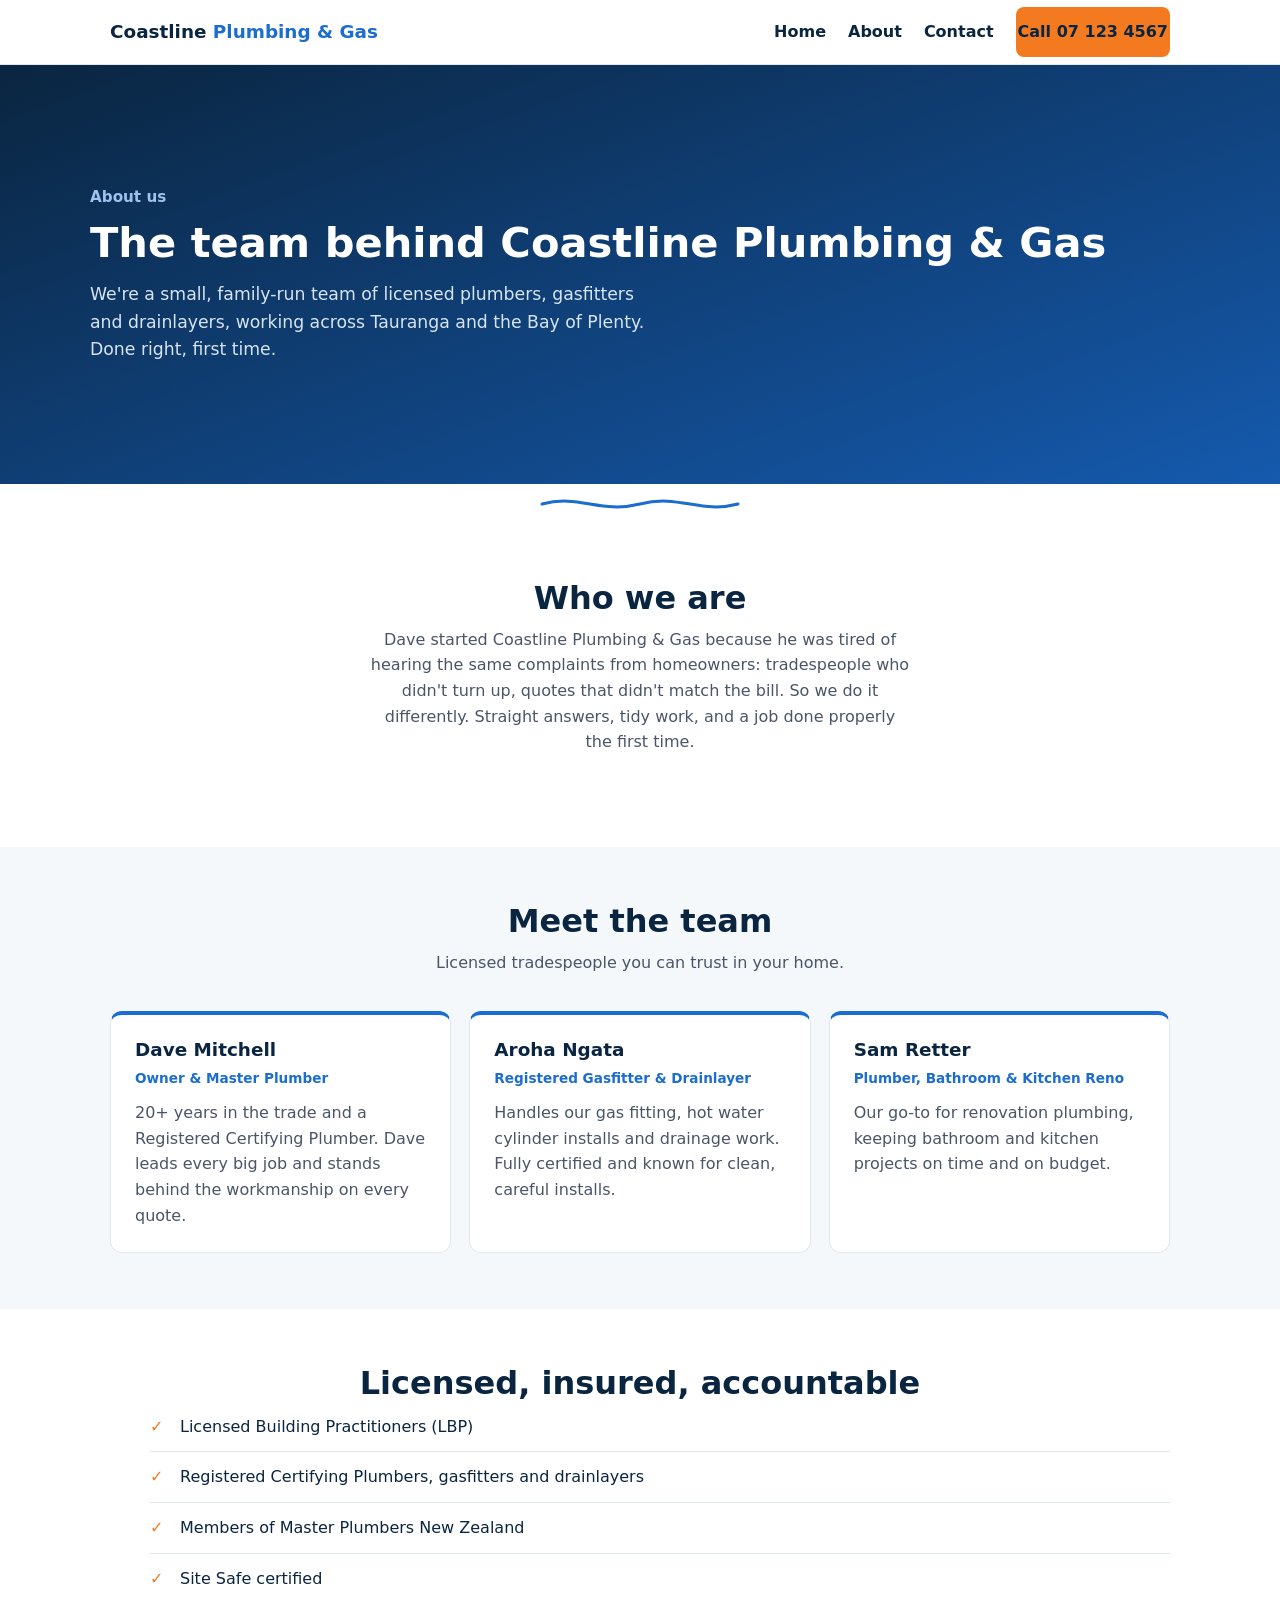
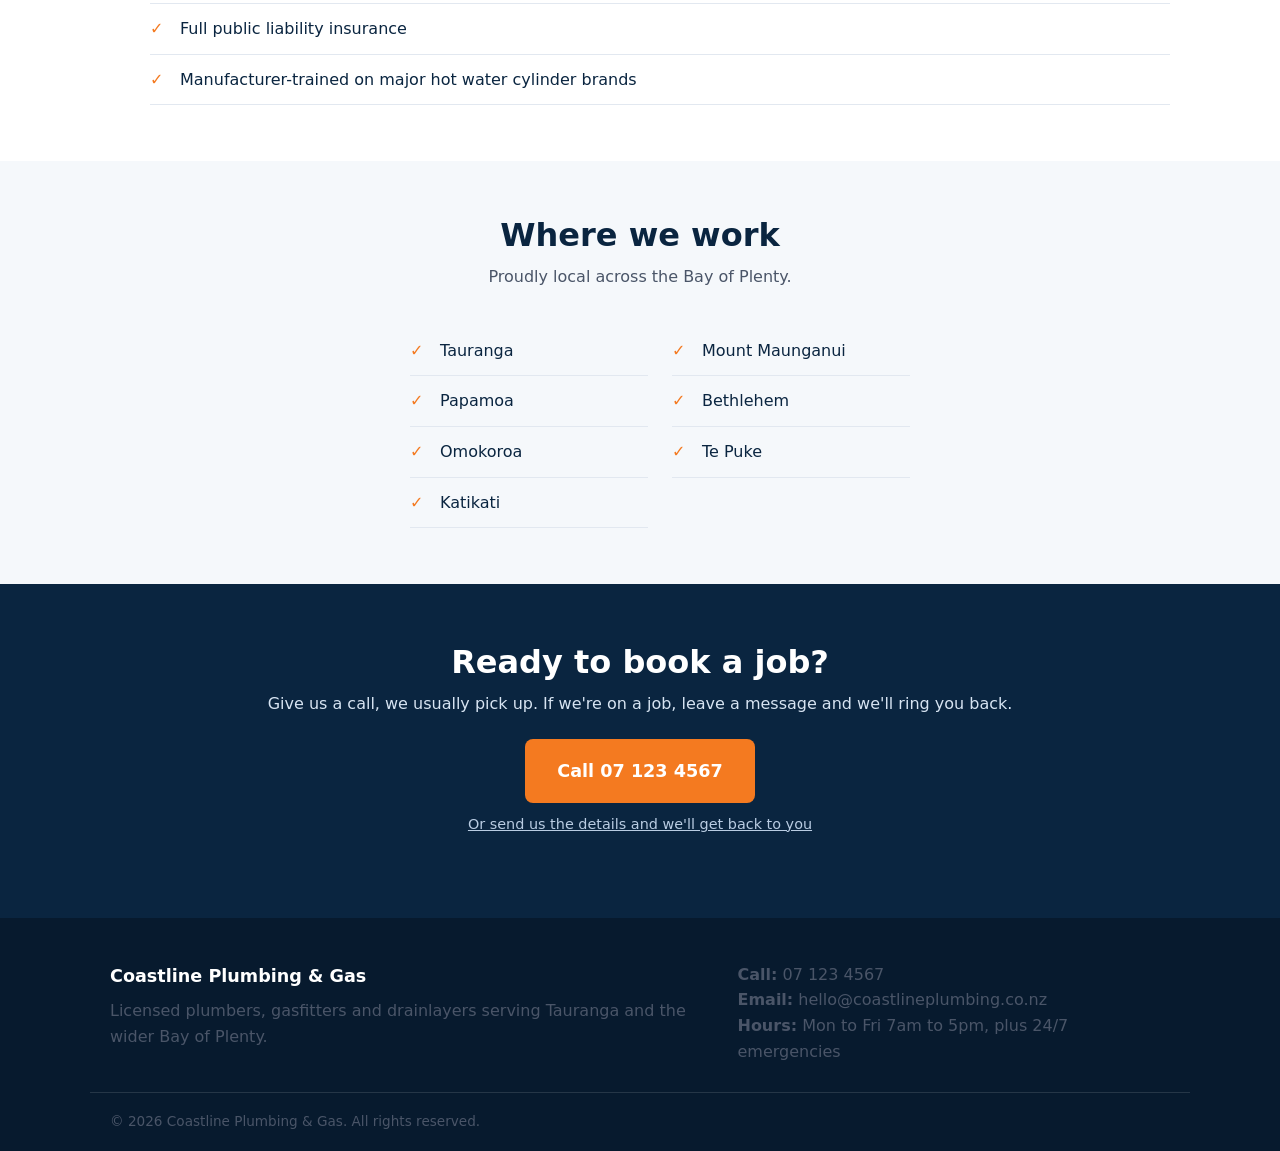
<file: about.html>
<!DOCTYPE html>
<html lang="en-NZ">
    <head>
      <!-- about.html -->
<meta name="description" content="Meet Coastline Plumbing & Gas, your local Tauranga team of licensed plumbers, gasfitters and drainlayers. Reliable, tidy, with upfront pricing.">
        <meta charset="UTF-8">
        <meta name="viewport" content="width=device-width, initial-scale=1.0">
        <title>About | Coastline Plumbing & Gas | Tauranga Plumber</title>
        <link rel="canonical" href="https://coastline-plumbing-five.vercel.app/about.html">
        <link rel="icon" href="data:image/svg+xml,%3Csvg xmlns='http://www.w3.org/2000/svg' viewBox='0 0 100 100'%3E%3Crect width='100' height='100' rx='20' fill='%230A2540'/%3E%3Ctext x='50' y='68' font-size='58' font-family='Arial' font-weight='700' fill='%23F47A20' text-anchor='middle'%3EC%3C/text%3E%3C/svg%3E">
        <link rel="stylesheet" href="styles.css">
    </head>
    <body>
        <header class="site-header">
  <div class="container nav-inner">
    <a href="index.html" class="logo">Coastline <span>Plumbing & Gas</span></a>
    <button class="nav-toggle" aria-label="Open menu" aria-expanded="false" aria-controls="primary-nav">
      <span></span><span></span><span></span>
    </button>
    <nav class="nav" id="primary-nav">
      <a href="index.html">Home</a>
      <a href="about.html">About</a>
      <a href="contact.html">Contact</a>
      <a href="tel:071234567" class="btn btn-accent nav-cta">Call 07 123 4567</a>
    </nav>
  </div>
</header>

      <main>

        <section class="hero">
          <div class="container hero-inner">
            <p class="hero-tag">About us</p>
            <h1>The team behind Coastline Plumbing & Gas</h1>
            <p class="lead">We're a small, family-run team of licensed plumbers, gasfitters and drainlayers, working across Tauranga and the Bay of Plenty. Done right, first time.</p>
          </div>
        </section>

        <div class="flow-divider">
          <svg class="flow-line" viewBox="0 0 200 24" width="200" height="24" role="presentation" aria-hidden="true">
            <path d="M2,12 C40,2 60,22 100,12 C140,2 160,22 198,12"></path>
          </svg>
        </div>

        <section class="about-story">
          <div class="container">
            <h2 class="section-title reveal">Who we are</h2>
            <p class="section-intro reveal">Dave started Coastline Plumbing & Gas because he was tired of hearing the same complaints from homeowners: tradespeople who didn't turn up, quotes that didn't match the bill. So we do it differently. Straight answers, tidy work, and a job done properly the first time.</p>
          </div>
        </section>

        <section class="team">
          <div class="container">
            <h2 class="section-title reveal">Meet the team</h2>
            <p class="section-intro reveal">Licensed tradespeople you can trust in your home.</p>
            <div class="service-grid">
              <article class="service-card reveal">
                <h3>Dave Mitchell</h3>
                <p class="team-role">Owner & Master Plumber</p>
                <p>20+ years in the trade and a Registered Certifying Plumber. Dave leads every big job and stands behind the workmanship on every quote.</p>
              </article>
              <article class="service-card reveal">
                <h3>Aroha Ngata</h3>
                <p class="team-role">Registered Gasfitter & Drainlayer</p>
                <p>Handles our gas fitting, hot water cylinder installs and drainage work. Fully certified and known for clean, careful installs.</p>
              </article>
              <article class="service-card reveal">
                <h3>Sam Retter</h3>
                <p class="team-role">Plumber, Bathroom & Kitchen Reno</p>
                <p>Our go-to for renovation plumbing, keeping bathroom and kitchen projects on time and on budget.</p>
              </article>
            </div>
          </div>
        </section>

        <section class="credentials">
          <div class="container">
            <h2 class="section-title reveal">Licensed, insured, accountable</h2>
            <ul class="about-points reveal">
              <li>Licensed Building Practitioners (LBP)</li>
              <li>Registered Certifying Plumbers, gasfitters and drainlayers</li>
              <li>Members of Master Plumbers New Zealand</li>
              <li>Site Safe certified</li>
              <li>Full public liability insurance</li>
              <li>Manufacturer-trained on major hot water cylinder brands</li>
            </ul>
          </div>
        </section>

        <section class="areas">
          <div class="container">
            <h2 class="section-title reveal">Where we work</h2>
            <p class="section-intro reveal">Proudly local across the Bay of Plenty.</p>
            <ul class="about-points areas-list reveal">
              <li>Tauranga</li>
              <li>Mount Maunganui</li>
              <li>Papamoa</li>
              <li>Bethlehem</li>
              <li>Omokoroa</li>
              <li>Te Puke</li>
              <li>Katikati</li>
            </ul>
          </div>
        </section>

        <section class="cta">
          <div class="container cta-inner reveal">
            <h2>Ready to book a job?</h2>
            <p>Give us a call, we usually pick up. If we're on a job, leave a message and we'll ring you back.</p>
            <a href="tel:071234567" class="btn btn-accent btn-large">Call 07 123 4567</a>
            <p class="cta-alt"><a href="contact.html">Or send us the details and we'll get back to you</a></p>
          </div>
        </section>

      </main>

        <footer class="site-footer">
  <div class="container footer-inner">
    <div>
      <p class="footer-logo">Coastline Plumbing & Gas</p>
      <p>Licensed plumbers, gasfitters and drainlayers serving Tauranga and the wider Bay of Plenty.</p>
    </div>
    <div>
      <p><strong>Call:</strong> <a href="tel:071234567">07 123 4567</a></p>
      <p><strong>Email:</strong> <a href="mailto:hello@coastlineplumbing.co.nz">hello@coastlineplumbing.co.nz</a></p>
      <p><strong>Hours:</strong> Mon to Fri 7am to 5pm, plus 24/7 emergencies</p>
    </div>
  </div>
  <div class="container footer-bottom">
    <p>&copy; <span id="year">2026</span> Coastline Plumbing & Gas. All rights reserved.</p>
  </div>
</footer>
        <a href="tel:071234567" class="sticky-call">
          <svg viewBox="0 0 24 24" width="18" height="18" fill="none" stroke="currentColor" stroke-width="2" stroke-linecap="round" stroke-linejoin="round" aria-hidden="true"><path d="M4 4h4l2 5-2.5 1.5a11 11 0 0 0 5 5L14 13l5 2v4a2 2 0 0 1-2 2A16 16 0 0 1 2 6a2 2 0 0 1 2-2z"/></svg>
          Call Now — 07 123 4567
        </a>
        <script src="script.js"></script>
    </body>
</html>
</file>
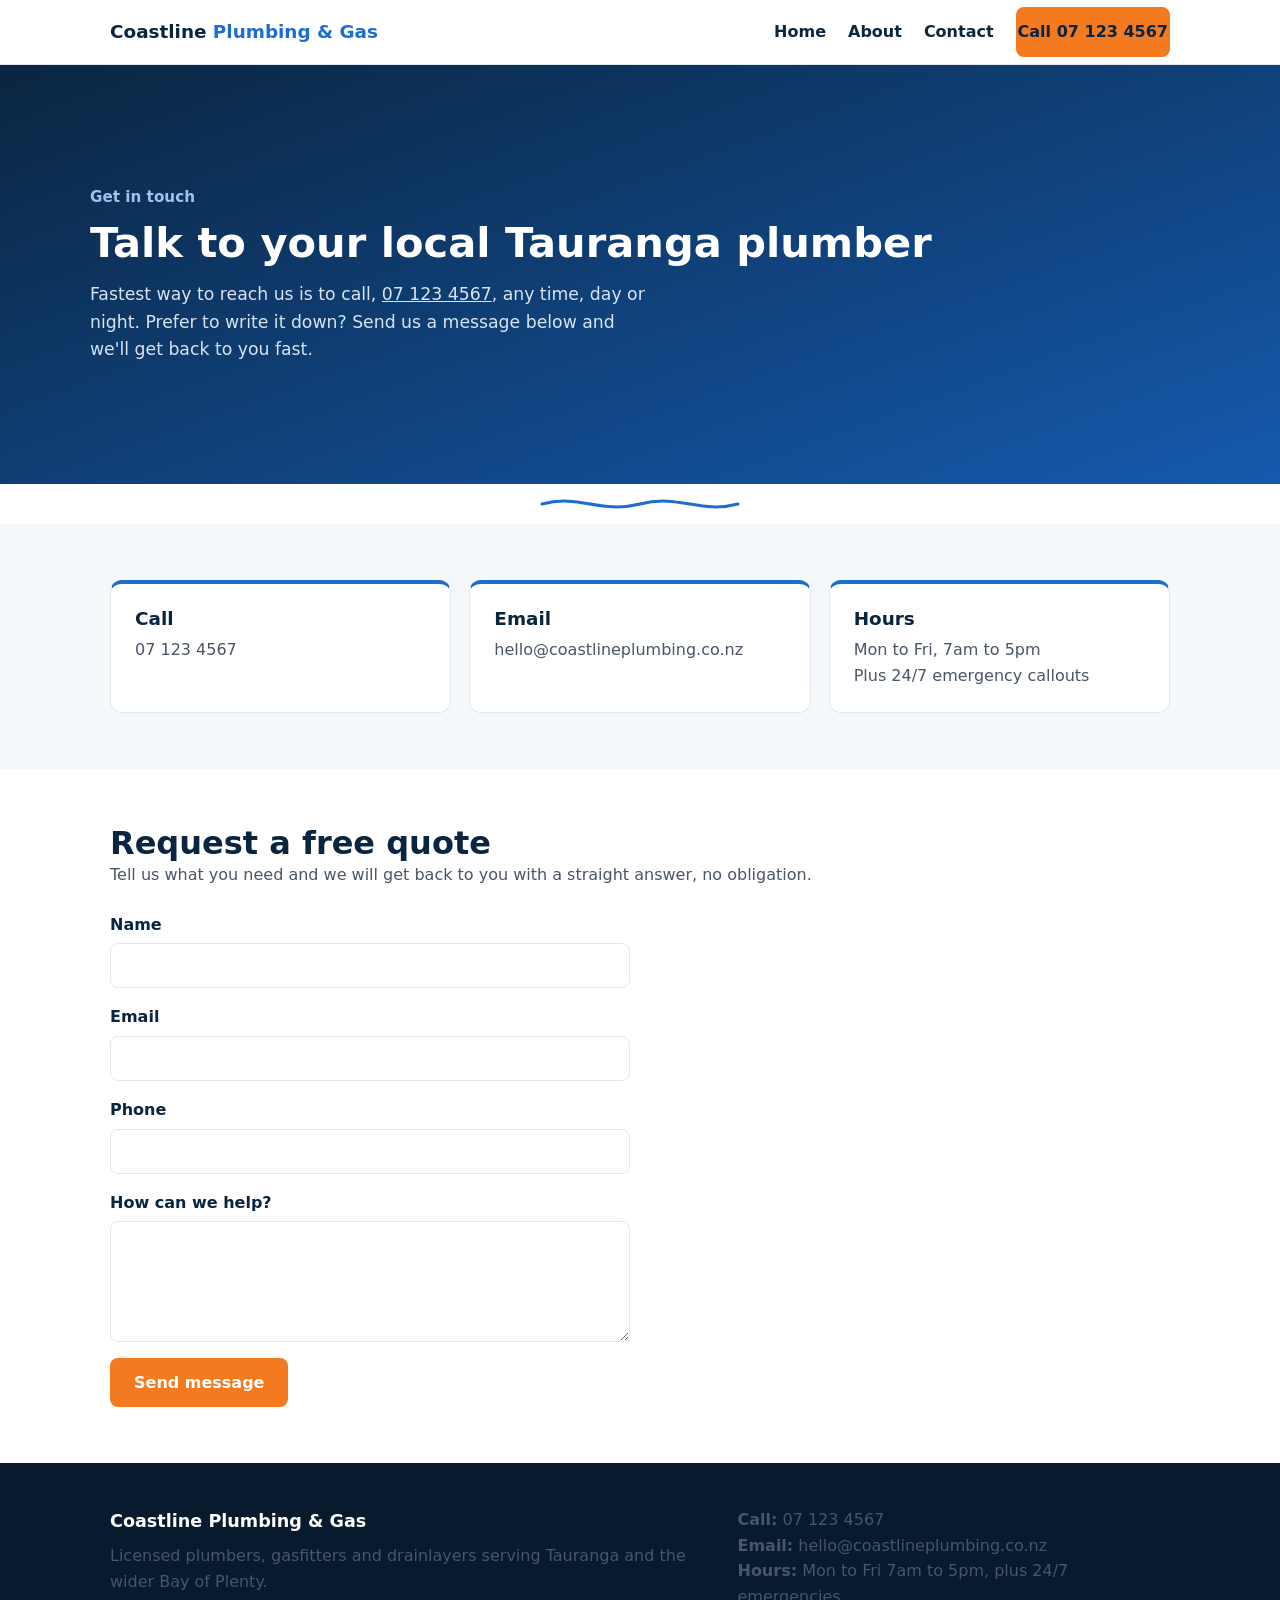
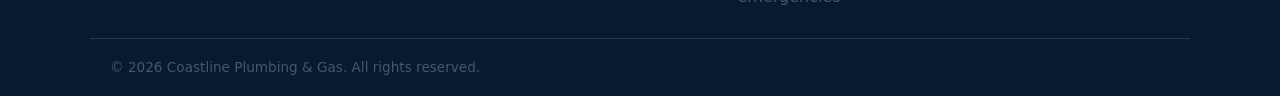
<file: contact.html>
<!DOCTYPE html>
<html lang="en-NZ">
    <head>
      <!-- contact.html -->
<meta name="description" content="Contact Coastline Plumbing & Gas in Tauranga. Call 07 123 4567 or request a free quote for plumbing, gas and drainage across the Bay of Plenty.">
        <meta charset="UTF-8">
        <meta name="viewport" content="width=device-width, initial-scale=1.0">
        <title>Contact | Coastline Plumbing & Gas | Tauranga Plumber</title>
        <link rel="canonical" href="https://coastline-plumbing-five.vercel.app/contact.html">
        <link rel="icon" href="data:image/svg+xml,%3Csvg xmlns='http://www.w3.org/2000/svg' viewBox='0 0 100 100'%3E%3Crect width='100' height='100' rx='20' fill='%230A2540'/%3E%3Ctext x='50' y='68' font-size='58' font-family='Arial' font-weight='700' fill='%23F47A20' text-anchor='middle'%3EC%3C/text%3E%3C/svg%3E">
        <link rel="stylesheet" href="styles.css">
    </head>
    <body>
        <header class="site-header">
  <div class="container nav-inner">
    <a href="index.html" class="logo">Coastline <span>Plumbing & Gas</span></a>
    <button class="nav-toggle" aria-label="Open menu" aria-expanded="false" aria-controls="primary-nav">
      <span></span><span></span><span></span>
    </button>
    <nav class="nav" id="primary-nav">
      <a href="index.html">Home</a>
      <a href="about.html">About</a>
      <a href="contact.html">Contact</a>
      <a href="tel:071234567" class="btn btn-accent nav-cta">Call 07 123 4567</a>
    </nav>
  </div>
</header>

      <main>

        <section class="hero">
          <div class="container hero-inner">
            <p class="hero-tag">Get in touch</p>
            <h1>Talk to your local Tauranga plumber</h1>
            <p class="lead">Fastest way to reach us is to call, <a href="tel:071234567" style="color:inherit;text-decoration:underline;">07 123 4567</a>, any time, day or night. Prefer to write it down? Send us a message below and we'll get back to you fast.</p>
          </div>
        </section>

        <div class="flow-divider">
          <svg class="flow-line" viewBox="0 0 200 24" width="200" height="24" role="presentation" aria-hidden="true">
            <path d="M2,12 C40,2 60,22 100,12 C140,2 160,22 198,12"></path>
          </svg>
        </div>

        <section class="contact-info">
          <div class="container service-grid">
            <div class="service-card reveal">
              <h3>Call</h3>
              <p><a href="tel:071234567">07 123 4567</a></p>
            </div>
            <div class="service-card reveal">
              <h3>Email</h3>
              <p><a href="mailto:hello@coastlineplumbing.co.nz">hello@coastlineplumbing.co.nz</a></p>
            </div>
            <div class="service-card reveal">
              <h3>Hours</h3>
              <p>Mon to Fri, 7am to 5pm<br>Plus 24/7 emergency callouts</p>
            </div>
          </div>
        </section>

        <section class="form-section">
          <div class="container">
            <h2 class="section-title reveal" style="text-align:left">Request a free quote</h2>
            <p class="reveal">Tell us what you need and we will get back to you with a straight answer, no obligation.</p>

            <form class="contact-form reveal" action="https://formspree.io/f/mvzjvpel" method="POST">
              <label>
                Name
                <input type="text" name="name" required>
              </label>
              <label>
                Email
                <input type="email" name="email" required>
              </label>
              <label>
                Phone
                <input type="tel" name="phone">
              </label>
              <label>
                How can we help?
                <textarea name="message" rows="5" required></textarea>
              </label>
              <button type="submit" class="btn btn-accent">Send message</button>
            </form>
          </div>
        </section>

      </main>

        <footer class="site-footer">
  <div class="container footer-inner">
    <div>
      <p class="footer-logo">Coastline Plumbing & Gas</p>
      <p>Licensed plumbers, gasfitters and drainlayers serving Tauranga and the wider Bay of Plenty.</p>
    </div>
    <div>
      <p><strong>Call:</strong> <a href="tel:071234567">07 123 4567</a></p>
      <p><strong>Email:</strong> <a href="mailto:hello@coastlineplumbing.co.nz">hello@coastlineplumbing.co.nz</a></p>
      <p><strong>Hours:</strong> Mon to Fri 7am to 5pm, plus 24/7 emergencies</p>
    </div>
  </div>
  <div class="container footer-bottom">
    <p>&copy; <span id="year">2026</span> Coastline Plumbing & Gas. All rights reserved.</p>
  </div>
</footer>
        <a href="tel:071234567" class="sticky-call">
          <svg viewBox="0 0 24 24" width="18" height="18" fill="none" stroke="currentColor" stroke-width="2" stroke-linecap="round" stroke-linejoin="round" aria-hidden="true"><path d="M4 4h4l2 5-2.5 1.5a11 11 0 0 0 5 5L14 13l5 2v4a2 2 0 0 1-2 2A16 16 0 0 1 2 6a2 2 0 0 1 2-2z"/></svg>
          Call Now — 07 123 4567
        </a>
        <script src="script.js"></script>
    </body>
</html>
</file>
<file: styles.css>
/* =========================================================
   Coastline Plumbing & Gas - styles.css
   Mobile-first. Order: variables, reset, base, layout,
   buttons, header, hero, services, about, cta, footer.
   ========================================================= */

/* 1. Brand variables */
:root {
  --navy: #0A2540;
  --blue: #1C6DD0;
  --blue-dark: #155AAE;
  --orange: #F47A20;
  --orange-dark: #DC6A14;
  --bg: #F5F8FB;
  --grey: #4A5568;
  --line: #E2E8F0;
  --white: #FFFFFF;
  --maxw: 1100px;
  --radius: 12px;
  --shadow: 0 6px 20px rgba(10,37,64,0.08);
  --font-head: "Poppins", system-ui, -apple-system, "Segoe UI", sans-serif;
  --font-body: "Inter", system-ui, -apple-system, "Segoe UI", sans-serif;
}

/* 2. Reset */
*, *::before, *::after { box-sizing: border-box; }
* { margin: 0; }
img { max-width: 100%; display: block; }
a { color: inherit; text-decoration: none; }
ul { list-style: none; }

/* 3. Base typography */
body {
  font-family: var(--font-body);
  color: var(--navy);
  background: var(--white);
  line-height: 1.6;
  -webkit-font-smoothing: antialiased;
}
h1, h2, h3 { font-family: var(--font-head); line-height: 1.15; font-weight: 700; }
h1 { font-size: 2rem; }
h2 { font-size: 1.6rem; }
p { color: var(--grey); }

/* 4. Layout helpers */
.container { width: 100%; max-width: var(--maxw); margin: 0 auto; padding: 0 20px; }
section { padding: 56px 0; }
.section-title { color: var(--navy); text-align: center; }
.section-intro { text-align: center; max-width: 540px; margin: 10px auto 36px; }

/* 5. Buttons */
.btn {
  display: inline-block; font-family: var(--font-head); font-weight: 600;
  font-size: 1rem; padding: 13px 22px; border-radius: 8px; cursor: pointer;
  border: 2px solid transparent; text-align: center;
  transition: transform .15s ease, background .15s ease, border-color .15s ease;
}
.btn-accent { background: var(--orange); color: var(--white); }
.btn-accent:hover { background: var(--orange-dark); transform: translateY(-2px); }
.btn-primary { background: var(--blue); color: var(--white); }
.btn-primary:hover { background: var(--blue-dark); transform: translateY(-2px); }
.btn-outline { background: transparent; color: var(--navy); border-color: var(--line); }
.btn-outline:hover { border-color: var(--blue); color: var(--blue); }
.btn-outline-light { background: transparent; color: var(--white); border-color: rgba(255,255,255,0.6); }
.btn-outline-light:hover { background: rgba(255,255,255,0.12); }

/* 6. Header / nav (mobile-first) */
.site-header { position: sticky; top: 0; background: var(--white); border-bottom: 1px solid var(--line); z-index: 50; }
.nav-inner { display: flex; align-items: center; justify-content: space-between; height: 64px; }
.logo { font-family: var(--font-head); font-weight: 700; color: var(--navy); font-size: 1.15rem; }
.logo span { color: var(--blue); font-weight: 600; }
.nav-toggle { width: 42px; height: 42px; border: none; background: transparent; cursor: pointer; display: flex; flex-direction: column; justify-content: center; gap: 5px; }
.nav-toggle span { height: 2px; background: var(--navy); border-radius: 2px; }
.nav { position: fixed; inset: 64px 0 auto 0; background: var(--white); display: none; flex-direction: column; gap: 4px; padding: 12px 20px 20px; border-bottom: 1px solid var(--line); box-shadow: var(--shadow); }
.nav.open { display: flex; }
.nav a { font-family: var(--font-head); font-weight: 600; color: var(--navy); padding: 10px 0; }
.nav a:hover { color: var(--blue); }
.nav .nav-cta { margin-top: 6px; }

/* 7. Hero */
.hero { background: linear-gradient(160deg, #0A2540, #155AAE); color: var(--white); }
.hero-inner { padding: 64px 0; }
.hero .hero-tag { color: #9DC2EE; font-family: var(--font-head); font-weight: 600; font-size: .95rem; }
.hero h1 { color: var(--white); margin: 10px 0 14px; }
.hero .lead { color: #D7E4F2; font-size: 1.08rem; max-width: 560px; }
.hero-actions { display: flex; flex-wrap: wrap; gap: 12px; margin-top: 26px; }
.hero-trust-line { color: #B9CCE2; font-size: .9rem; margin-top: 22px; }

/* 8. Services */
.services { background: var(--bg); padding-top: 52px; }
.service-list { display: flex; flex-direction: column; }
.service-item { padding: 18px 0; border-bottom: 1px solid var(--line); }
.service-item:first-child { padding-top: 0; }
.service-item:last-child { border-bottom: none; }
.service-item h3 { color: var(--navy); font-size: 1.1rem; margin-bottom: 6px; }

/* legacy card style, still used by team & contact-info tiles */
.service-grid { display: grid; grid-template-columns: 1fr; gap: 18px; }
.service-card { background: var(--white); border: 1px solid var(--line); border-top: 4px solid var(--blue); border-radius: var(--radius); padding: 24px; transition: transform .15s ease, box-shadow .15s ease; }
.service-card:hover { transform: translateY(-4px); box-shadow: var(--shadow); }
.service-card h3 { color: var(--navy); font-size: 1.15rem; margin-bottom: 8px; }

/* 9. About preview */
.about-preview { padding: 64px 0; }
.about-inner { display: grid; grid-template-columns: 1fr; gap: 28px; }
.about-text .btn { margin-top: 18px; }
.about-points li { position: relative; padding: 12px 0 12px 30px; border-bottom: 1px solid var(--line); color: var(--navy); }
.about-points li::before { content: "\2713"; position: absolute; left: 0; color: var(--orange); font-weight: 700; }

/* 9b. How it works */
.how-it-works { padding: 48px 0 56px; }
.steps-list { display: flex; flex-direction: column; gap: 22px; max-width: 620px; margin: 0 auto; padding: 0; list-style: none; }
.steps-list li { display: flex; gap: 16px; align-items: flex-start; }
.step-number {
  flex-shrink: 0; width: 34px; height: 34px; border-radius: 50%;
  background: var(--navy); color: var(--white); font-family: var(--font-head); font-weight: 700;
  display: flex; align-items: center; justify-content: center; font-size: .95rem;
}
.steps-list h3 { color: var(--navy); font-size: 1.05rem; margin-bottom: 4px; }

/* 9c. Testimonials */
.testimonials { background: var(--bg); padding: 60px 0 64px; }
.testimonial-stack { display: flex; flex-direction: column; gap: 26px; max-width: 640px; margin: 0 auto; }
.testimonial { border-left: 3px solid var(--blue); padding-left: 18px; }
.testimonial p { color: var(--navy); font-size: 1rem; font-style: italic; }
.testimonial cite { display: block; margin-top: 10px; font-style: normal; font-family: var(--font-head); font-weight: 600; color: var(--grey); font-size: .88rem; }

/* 10. CTA */
.cta { background: var(--navy); color: var(--white); text-align: center; padding: 60px 0; }
.cta h2 { color: var(--white); }
.cta p { color: #D7E4F2; margin: 10px 0 22px; }
.cta .hero-actions { justify-content: center; }
.btn-large { font-size: 1.1rem; padding: 16px 30px; }
.cta-alt { margin-top: 18px; font-size: .9rem; }
.cta-alt a { color: #B9CCE2; text-decoration: underline; }
.cta-alt a:hover { color: var(--white); }

/* 11. Footer */
.site-footer { background: #071A2E; color: #C7D3E0; padding-top: 44px; }
.footer-inner { display: grid; grid-template-columns: 1fr; gap: 22px; padding-bottom: 28px; }
.footer-logo { font-family: var(--font-head); font-weight: 700; color: var(--white); font-size: 1.1rem; margin-bottom: 8px; }
.site-footer a:hover { color: var(--white); }
.footer-bottom { border-top: 1px solid rgba(255,255,255,0.12); padding-top: 18px; padding-bottom: 18px; font-size: .85rem; color: #8AA0B6; }

/* 12. Scroll reveal (JavaScript adds .is-visible in Step 6) */
.reveal { opacity: 0; transform: translateY(20px); transition: opacity .6s ease, transform .6s ease; }
.reveal.is-visible { opacity: 1; transform: none; }

/* 13. Larger screens */
@media (min-width: 700px) {
  h1 { font-size: 2.6rem; }
  h2 { font-size: 2rem; }
  .service-grid { grid-template-columns: 1fr 1fr; }
  .about-inner { grid-template-columns: 1.2fr 1fr; align-items: center; }
  .footer-inner { grid-template-columns: 1.4fr 1fr; }
  .service-list { column-count: 2; column-gap: 40px; }
  .service-item { break-inside: avoid; padding: 16px 0; }
}
@media (min-width: 980px) {
  .service-grid { grid-template-columns: repeat(3, 1fr); }
  .nav-toggle { display: none; }
  .nav { position: static; display: flex; flex-direction: row; align-items: center; gap: 22px; padding: 0; border: none; box-shadow: none; background: transparent; }
  .nav .nav-cta { margin-top: 0; }
}
/* Step 7 polish - add to the end of styles.css */

/* Smooth scrolling for on-page links */
html { scroll-behavior: smooth; }

/* Clear keyboard focus outlines (accessibility) */
a:focus-visible,
.btn:focus-visible,
.nav-toggle:focus-visible {
  outline: 3px solid var(--orange);
  outline-offset: 2px;
}

/* Stagger the service cards as they reveal */
.service-card:nth-child(2) { transition-delay: .08s; }
.service-card:nth-child(3) { transition-delay: .16s; }
.service-card:nth-child(4) { transition-delay: .24s; }
.service-card:nth-child(5) { transition-delay: .32s; }
.service-card:nth-child(6) { transition-delay: .40s; }

/* Respect people who prefer less motion */
@media (prefers-reduced-motion: reduce) {
  * { transition: none !important; animation: none !important; }
  .reveal { opacity: 1 !important; transform: none !important; }
  .flow-line path { stroke-dashoffset: 0 !important; }
}

/* Contact form */
.form-section { padding: 56px 0; }
.contact-form { display: flex; flex-direction: column; gap: 16px; max-width: 520px; margin-top: 24px; }
.contact-form label { display: flex; flex-direction: column; gap: 6px; font-family: var(--font-head); font-weight: 600; color: var(--navy); }
.contact-form input,
.contact-form textarea {
  font-family: var(--font-body); font-size: 1rem; padding: 12px 14px;
  border: 1px solid var(--line); border-radius: 8px; background: var(--white); color: var(--navy);
}
.contact-form input:focus,
.contact-form textarea:focus { outline: none; border-color: var(--blue); box-shadow: 0 0 0 3px rgba(28,109,208,0.15); }
.contact-form button { align-self: flex-start; }

/* Flow line divider - draws in like water through a pipe, triggered on scroll */
.flow-divider { display: flex; justify-content: center; padding: 8px 0; }
.flow-line path {
  fill: none;
  stroke: var(--blue);
  stroke-width: 3;
  stroke-linecap: round;
  stroke-dasharray: 600;
  stroke-dashoffset: 600;
}
.flow-line.is-visible path { animation: draw 1.8s ease forwards; }
@keyframes draw { to { stroke-dashoffset: 0; } }

/* 14. Sticky mobile call button */
body { padding-bottom: 66px; }
.sticky-call {
  position: fixed; left: 0; right: 0; bottom: 0; z-index: 60;
  display: flex; align-items: center; justify-content: center; gap: 8px;
  background: var(--orange); color: var(--white);
  font-family: var(--font-head); font-weight: 700; font-size: .95rem;
  padding: 15px 16px calc(15px + env(safe-area-inset-bottom));
  box-shadow: 0 -4px 16px rgba(10,37,64,0.18);
}
.sticky-call:hover { background: var(--orange-dark); }
@media (min-width: 700px) {
  body { padding-bottom: 0; }
  .sticky-call { display: none; }
}

/* 15. About & Contact pages */
.team { background: var(--bg); }
.team-role { color: var(--blue); font-family: var(--font-head); font-weight: 600; font-size: .85rem; margin-bottom: 10px; }
.areas { background: var(--bg); }
.areas-list { display: grid; grid-template-columns: 1fr; max-width: 540px; margin: 0 auto; }
.contact-info { background: var(--bg); }
@media (min-width: 700px) {
  .areas-list { grid-template-columns: 1fr 1fr; column-gap: 24px; }
}
</file>
